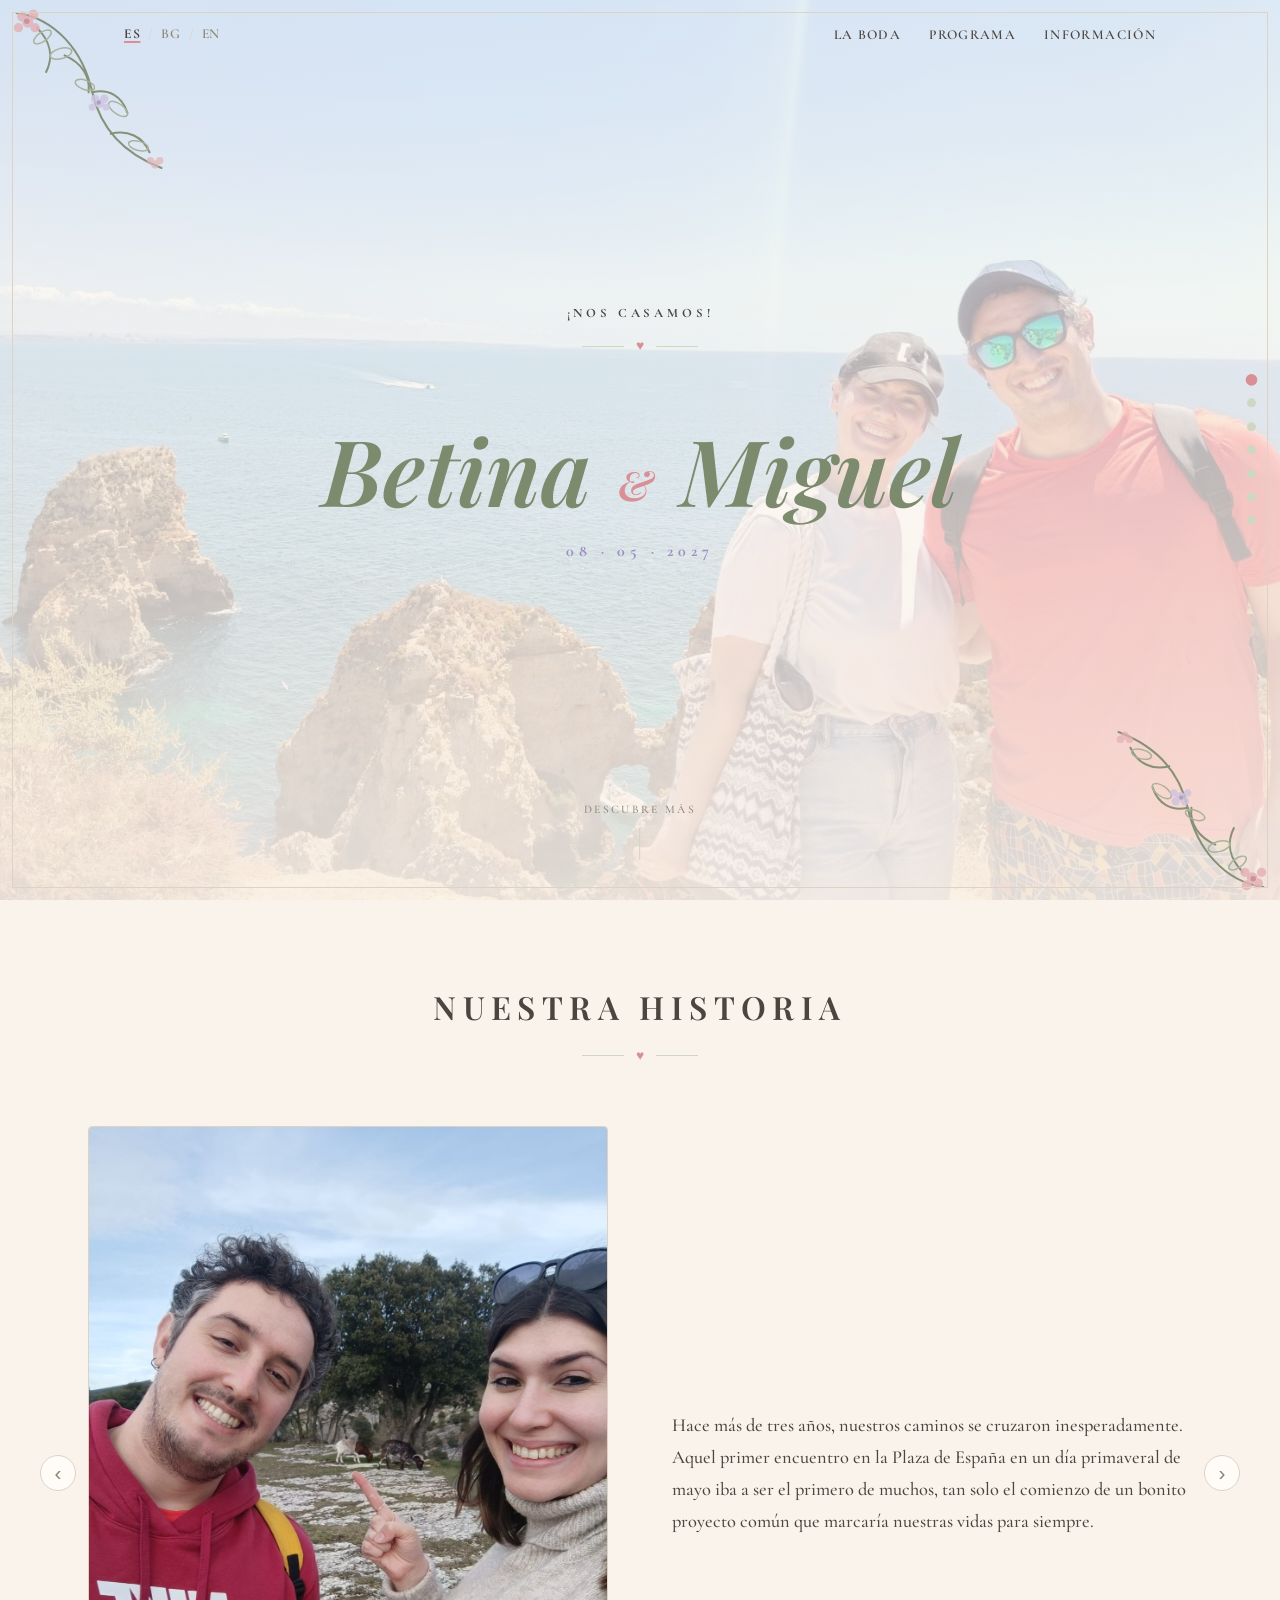
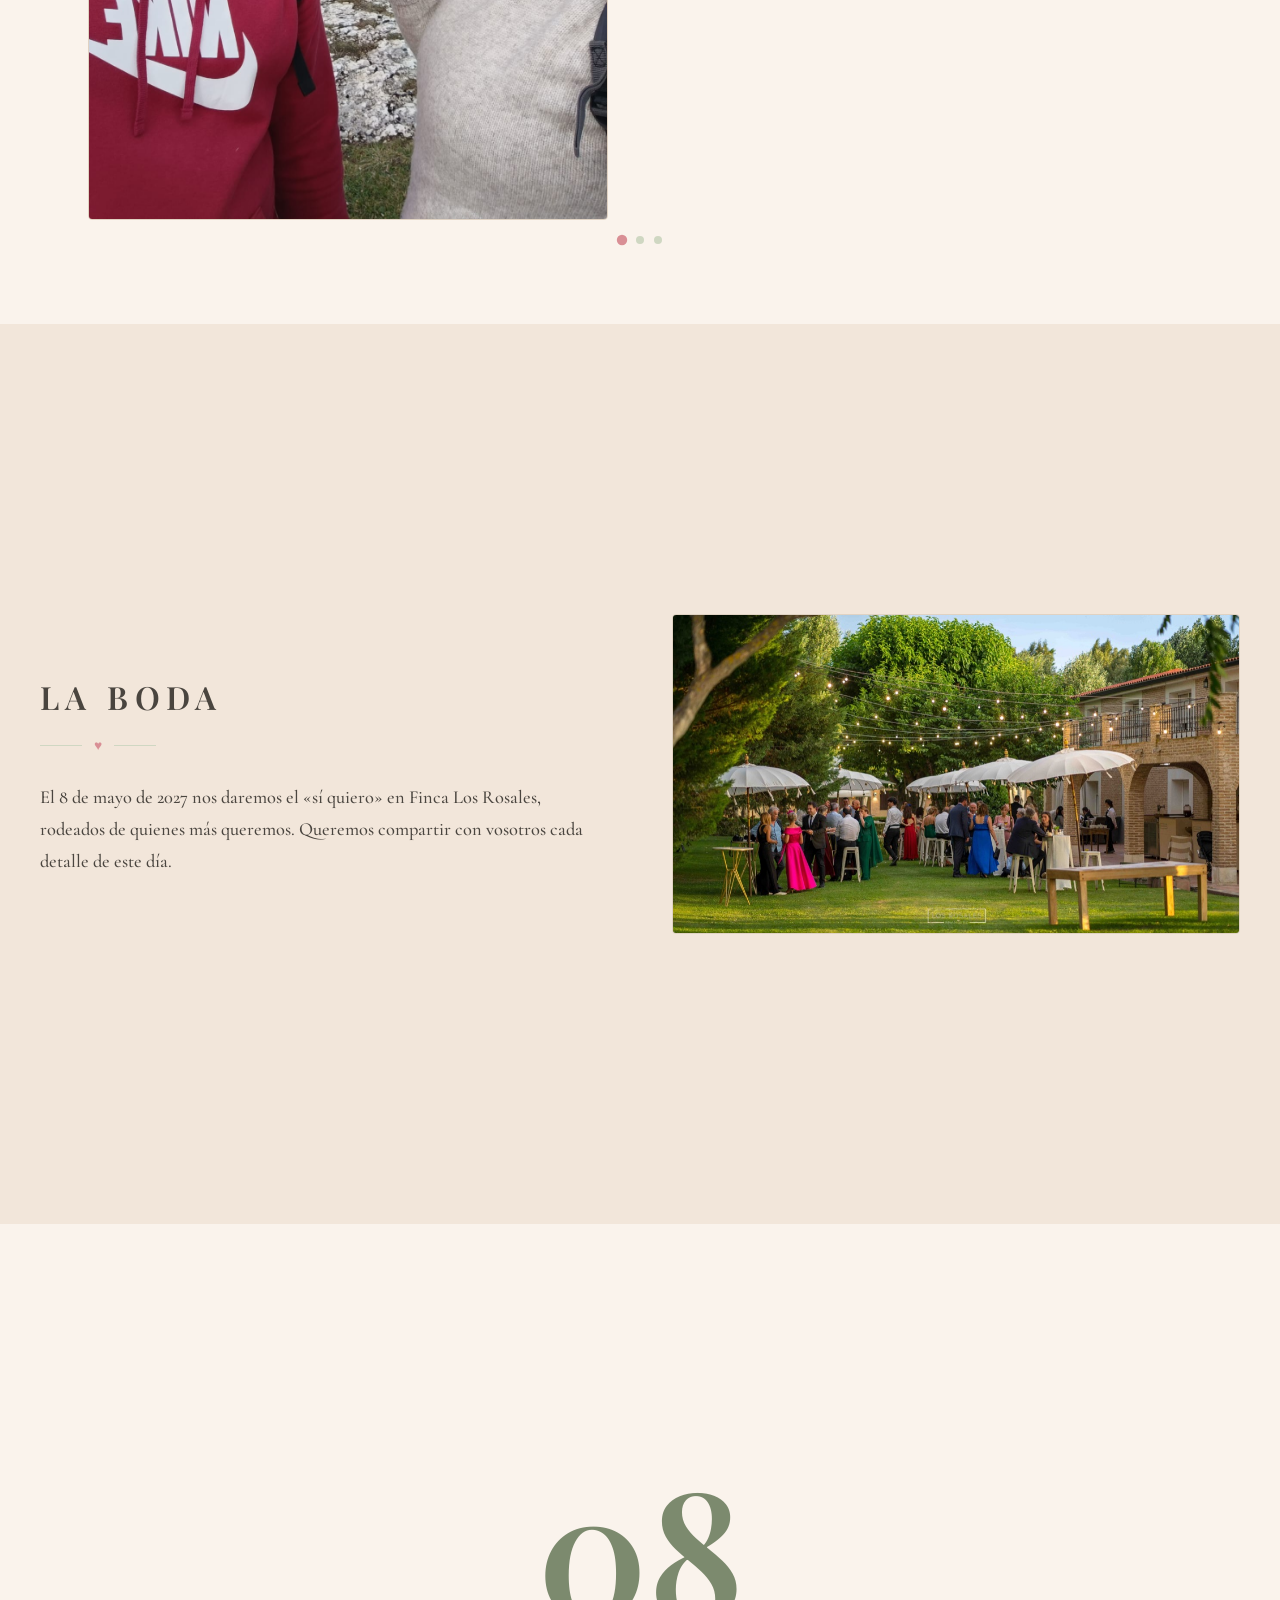
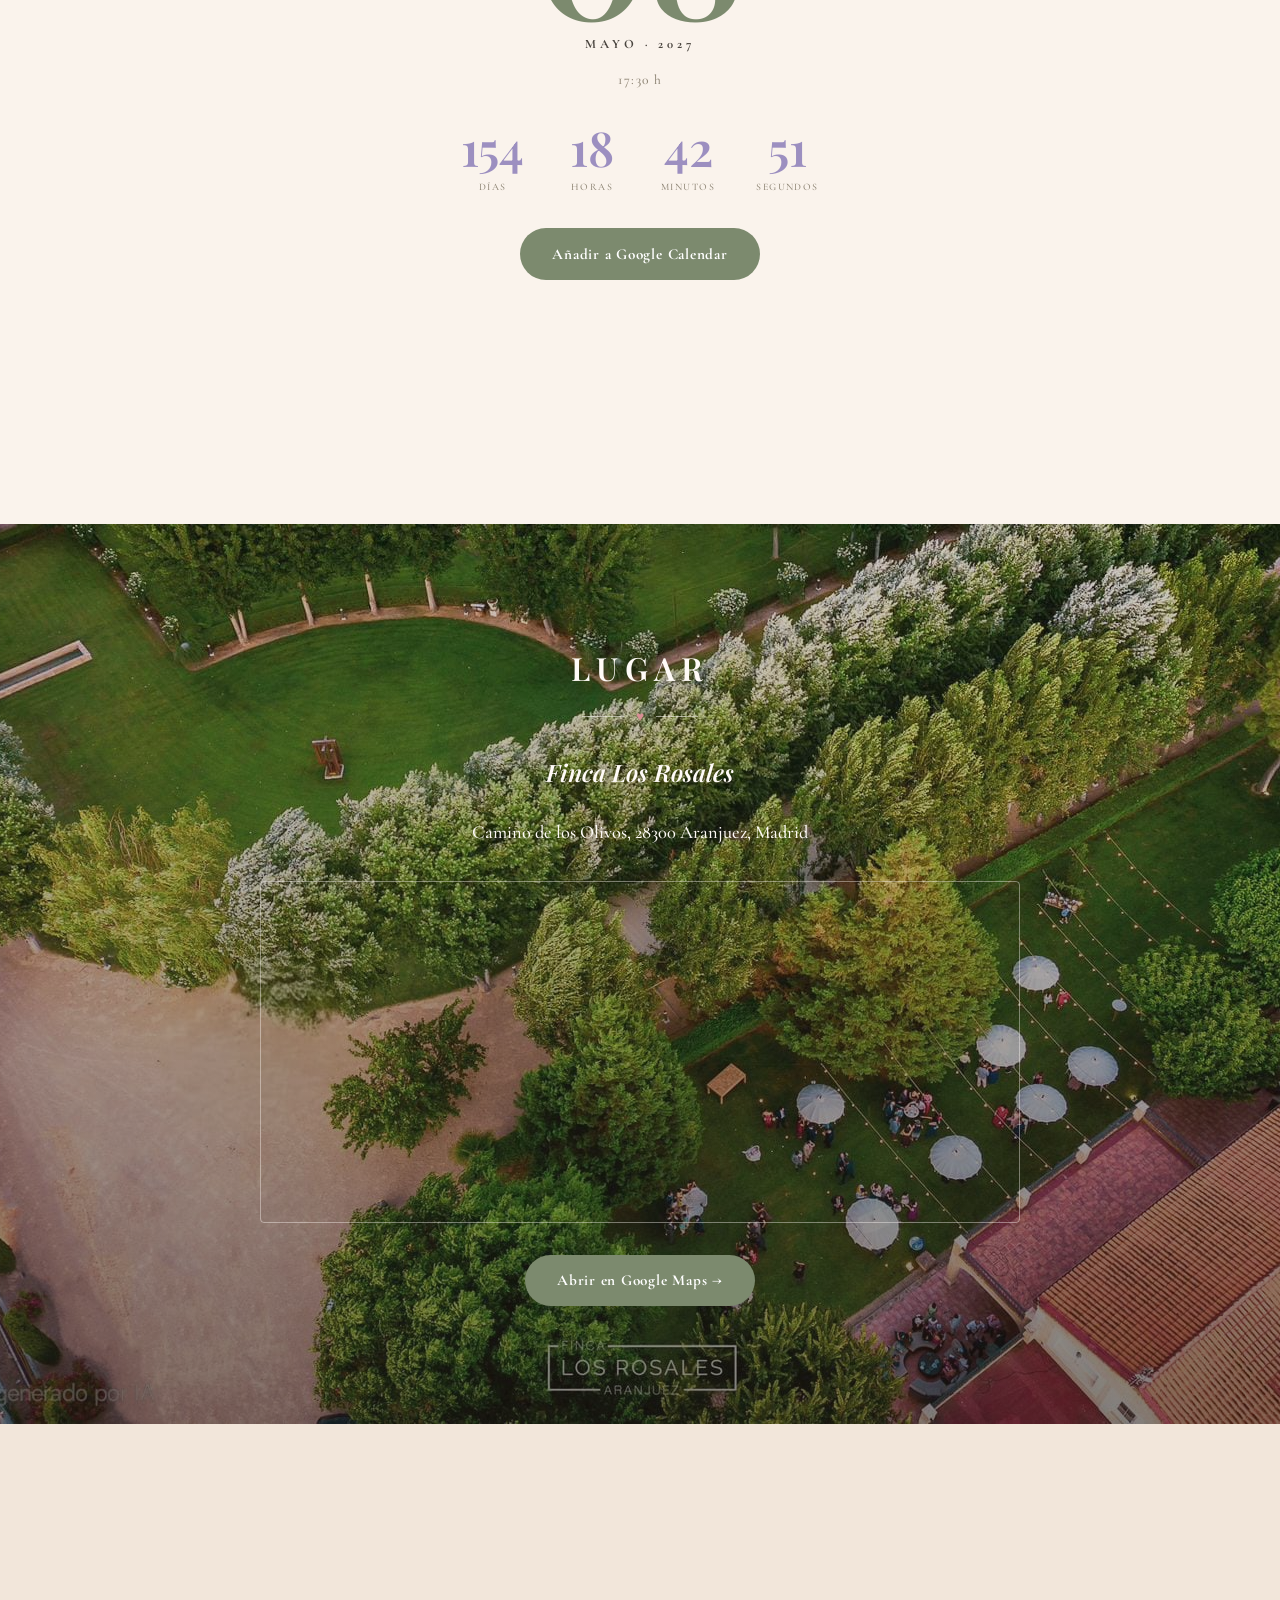
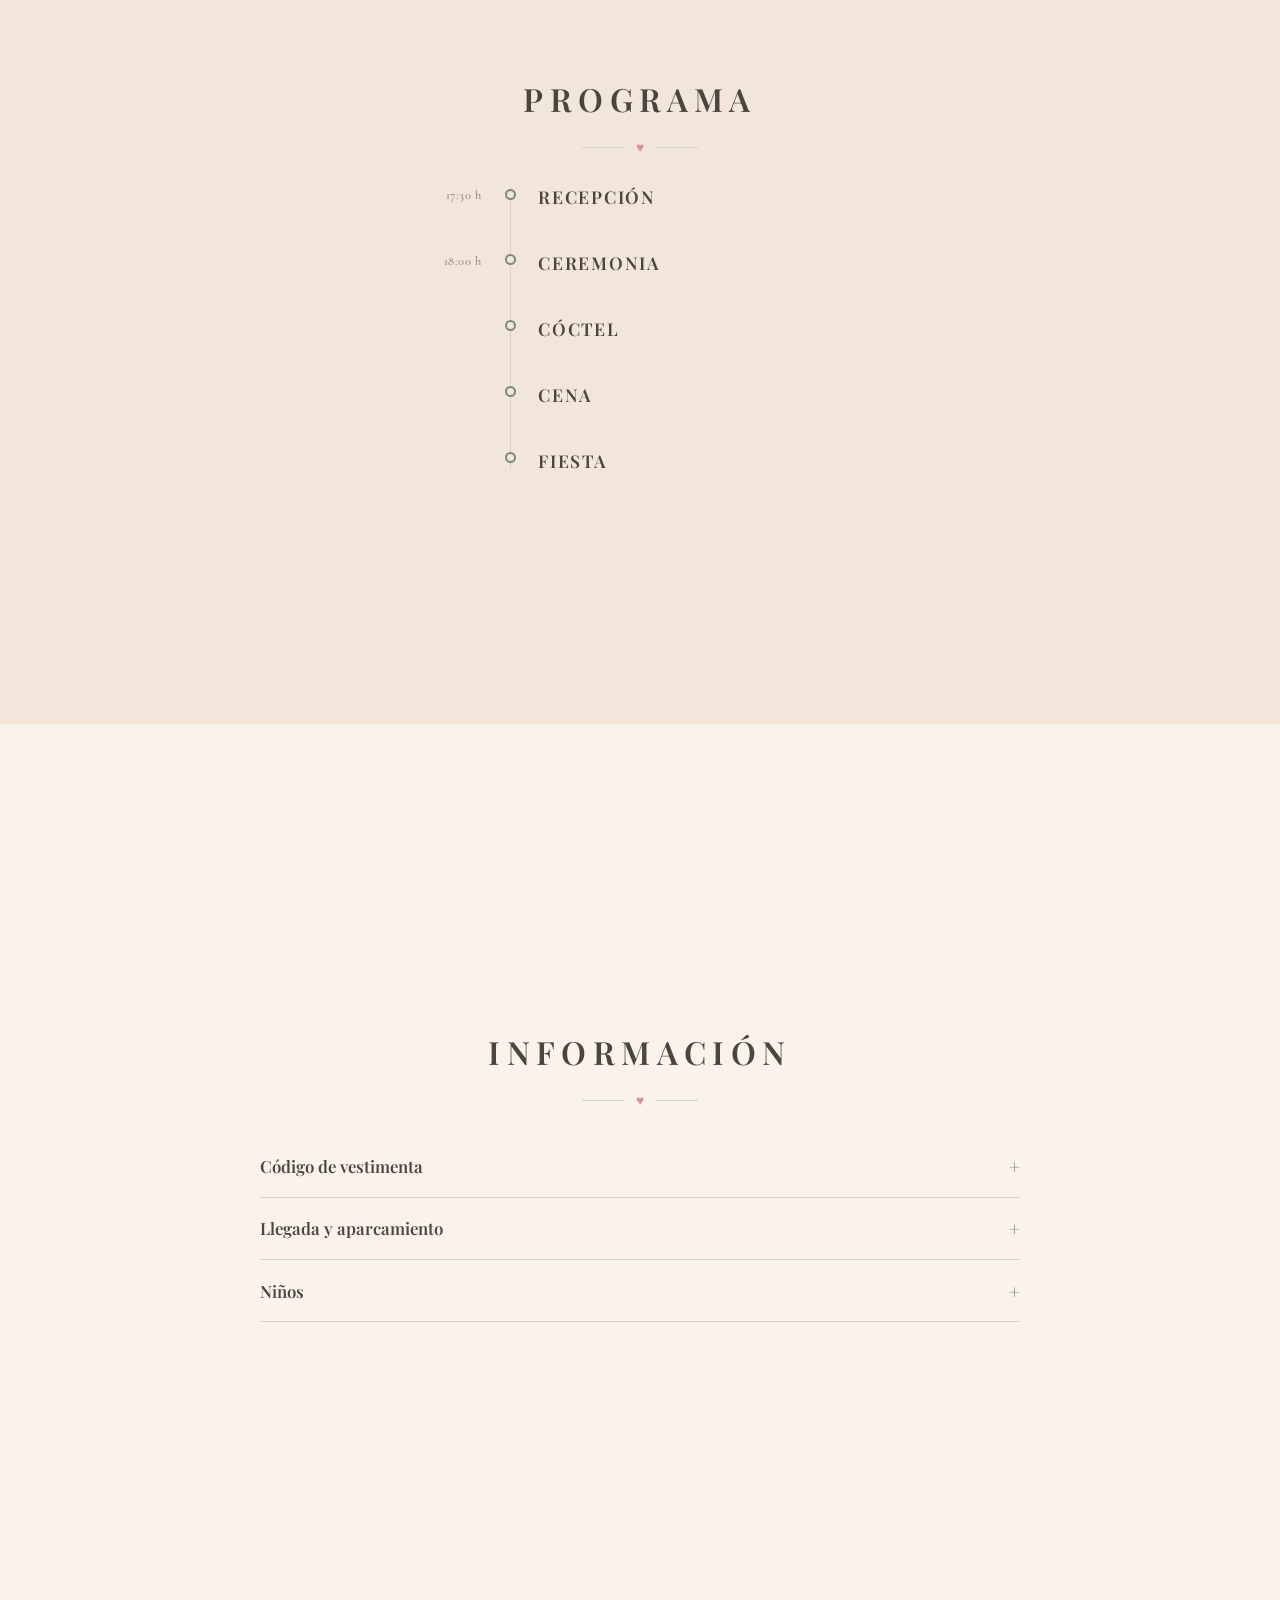
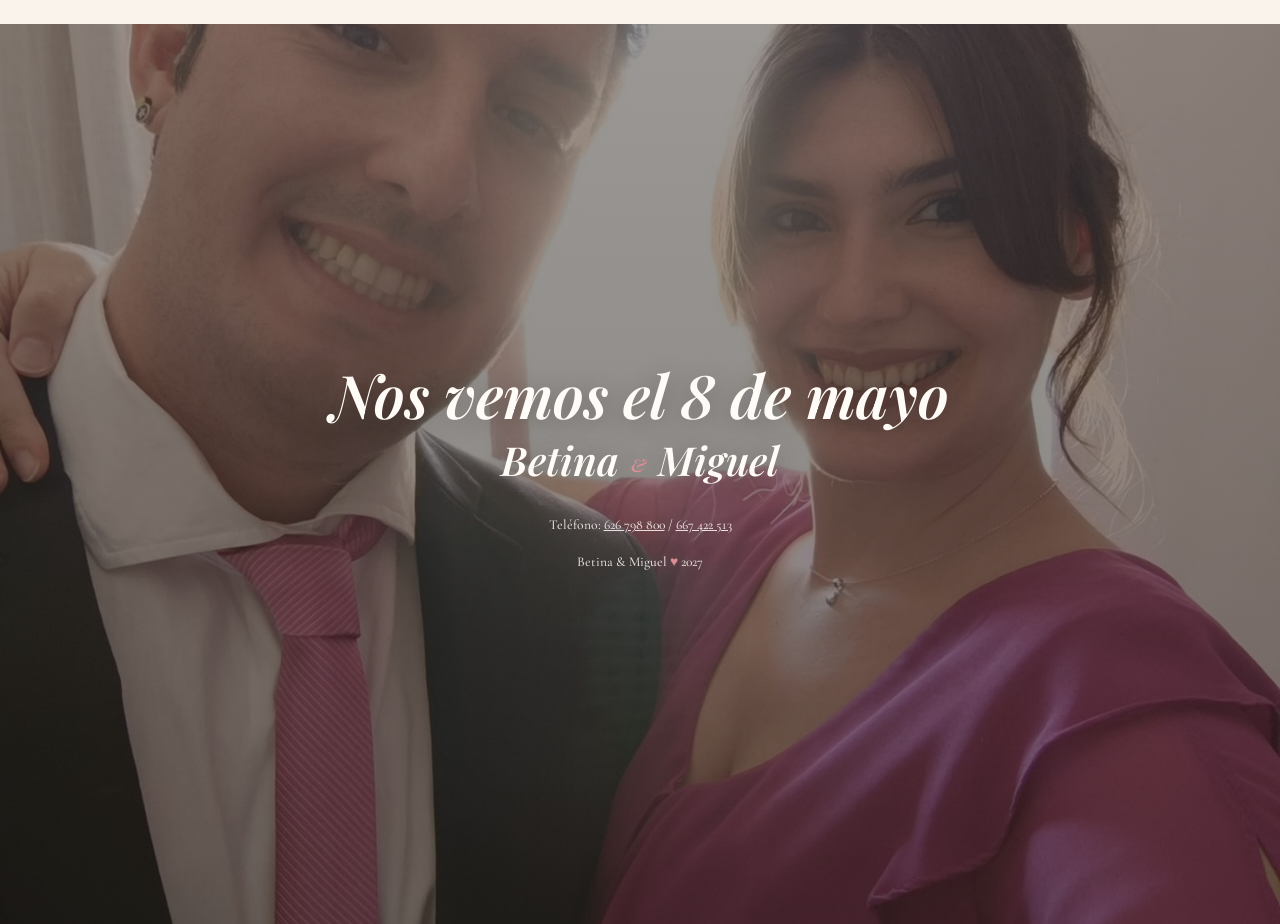
<file: index.html>
<!doctype html>
<html lang="es" data-lang="es">
<head>
  <meta charset="UTF-8">
  <meta name="viewport" content="width=device-width, initial-scale=1.0">
  <title>Betina &amp; Miguel · 8 de mayo de 2027</title>
  <meta name="description" content="Betina & Miguel se casan el 8 de mayo de 2027 en Finca Los Rosales, Aranjuez.">

  <meta property="og:title" content="Betina & Miguel — Nuestra Boda">
  <meta property="og:description" content="8 de mayo de 2027 · Finca Los Rosales, Aranjuez, Madrid">
  <meta property="og:image" content="https://bodabetinamiguel.dpdns.org/assets/img/og-image.jpg">
  <meta property="og:type" content="website">
  <meta property="og:url" content="https://bodabetinamiguel.dpdns.org">
  <meta name="twitter:card" content="summary_large_image">

  <link rel="icon" href="data:image/svg+xml,%3Csvg xmlns='http://www.w3.org/2000/svg' viewBox='0 0 32 32'%3E%3Ctext x='50%25' y='50%25' font-size='26' text-anchor='middle' dominant-baseline='central'%3E%F0%9F%8C%B8%3C/text%3E%3C/svg%3E">

  <link rel="preconnect" href="https://fonts.googleapis.com">
  <link rel="preconnect" href="https://fonts.gstatic.com" crossorigin>
  <link href="https://fonts.googleapis.com/css2?family=Playfair+Display:ital,wght@0,500;0,600;0,700;1,500;1,600;1,700&family=Cormorant+Garamond:ital,wght@0,400;0,500;0,600;0,700;1,500&display=swap" rel="stylesheet">

  <link rel="stylesheet" href="assets/css/styles.css">
</head>
<body>

  <header class="site-header" id="siteHeader">
    <nav class="site-nav">
      <div class="lang-toggle" role="group" aria-label="Language">
        <button type="button" data-lang-btn="es" class="active">ES</button>
        <span class="lang-divider">/</span>
        <button type="button" data-lang-btn="bg">BG</button>
        <span class="lang-divider">/</span>
        <button type="button" data-lang-btn="en">EN</button>
      </div>
      <ul class="nav-links">
        <li><a href="#wedding" data-i18n="nav.event">La Boda</a></li>
        <li><a href="#schedule" data-i18n="nav.schedule">Programa</a></li>
        <li><a href="#information" data-i18n="nav.info">Información</a></li>
      </ul>
    </nav>
  </header>

  <nav class="dot-nav" aria-label="Section navigation">
    <a href="#hero" data-dot="hero" class="active" aria-label="Inicio"></a>
    <a href="#wedding" data-dot="wedding" aria-label="La Boda"></a>
    <a href="#date" data-dot="date" aria-label="Fecha"></a>
    <a href="#venue" data-dot="venue" aria-label="Lugar"></a>
    <a href="#schedule" data-dot="schedule" aria-label="Programa"></a>
    <a href="#information" data-dot="information" aria-label="Información"></a>
    <a href="#closing" data-dot="closing" aria-label="Cierre"></a>
  </nav>

  <main class="scroll-container">

    <section class="hero snap-section" id="hero">
      <div class="section-bg" style="background-image: url('assets/img/hero-bg-photo.jpg'); background-position: 85% center"></div>
      <img class="floral-corner floral-corner--tl" src="assets/img/floral-corner-placeholder.svg" alt="" loading="lazy">
      <img class="floral-corner floral-corner--br" src="assets/img/floral-corner-placeholder.svg" alt="" loading="lazy">
      <div class="hero-metadata reveal">
        <p class="eyebrow" data-i18n="heroSubtitle">¡Nos casamos!</p>
        <div class="flourish"><span class="flourish-heart">♥</span></div>
      </div>
      <div class="hero-title reveal">
        <h1 class="couple-names">Betina <span class="amp">&amp;</span> Miguel</h1>
        <p class="hero-date">08 · 05 · 2027</p>
      </div>
      <a href="#intro" class="scroll-cue" data-i18n="scrollCue">Descubre más</a>
    </section>

    <section class="section intro-section snap-section" id="intro">
      <div class="section-inner--wide reveal">
        <h2 data-i18n="intro.eyebrow">Nuestra historia</h2>
        <div class="flourish"><span class="flourish-heart">♥</span></div>
        <div class="intro-carousel-wrap">
          <button type="button" class="intro-nav-btn intro-nav-prev" aria-label="Previous">‹</button>
          <div class="intro-carousel" id="introCarousel">
            <div class="intro-slide">
              <img class="intro-slide-photo" src="assets/img/intro-photo-2.jpg" alt="Betina y Miguel de excursión en el campo" loading="lazy">
              <p class="body intro-slide-text" data-i18n="intro.steps.0">Hace más de tres años, nuestros caminos se cruzaron inesperadamente.</p>
            </div>
            <div class="intro-slide">
              <div class="intro-mosaic">
                <img class="intro-mosaic-main" src="assets/img/intro-photo-main.jpg" alt="Betina y Miguel en un mirador junto a un arco de flores" loading="lazy">
                <div class="intro-mosaic-secondary">
                  <img src="assets/img/intro-photo-3.jpg" alt="Betina y Miguel junto a un río en el bosque" loading="lazy">
                  <img src="assets/img/rsvp-bg-photo.jpg" alt="Betina y Miguel juntos" loading="lazy">
                </div>
              </div>
              <p class="body intro-slide-text" data-i18n="intro.steps.1">Hemos compartido tantos momentos, historias, viajes e inquietudes.</p>
            </div>
            <div class="intro-slide">
              <img class="intro-slide-photo intro-slide-photo--top" src="assets/img/Londres.jpg" alt="Betina y Miguel en Londres" loading="lazy">
              <p class="body intro-slide-text" data-i18n="intro.steps.2">Ahora, ha llegado el momento de darnos el «sí quiero».</p>
            </div>
          </div>
          <button type="button" class="intro-nav-btn intro-nav-next" aria-label="Next">›</button>
        </div>
        <div class="intro-dots" id="introDots"></div>
      </div>
    </section>

    <section class="section wedding-section alt snap-section" id="wedding">
      <div class="section-inner--wide wedding-layout reveal">
        <div class="wedding-copy">
          <h2 data-i18n="eventTitle">La Boda</h2>
          <div class="flourish flourish--left"><span class="flourish-heart">♥</span></div>
          <p class="body" data-i18n="weddingText">El 8 de mayo de 2027 nos daremos el «sí quiero» en Finca Los Rosales, rodeados de quienes más queremos. Queremos compartir con vosotros cada detalle de este día.</p>
        </div>
        <img class="wedding-photo" src="assets/img/venue-aerial-photo.jpg" alt="Recepción al aire libre en Finca Los Rosales" width="1000" height="562" loading="lazy">
      </div>
    </section>

    <section class="section date-section snap-section" id="date">
      <div class="section-inner reveal">
        <p class="display-xl date-big-day" data-i18n="dateBig.day">08</p>
        <p class="eyebrow date-big-month" data-i18n="dateBig.monthYear">Mayo · 2027</p>
        <p class="caption date-big-time" data-i18n="time">17:30 h</p>
        <div class="countdown-tiles" id="countdownTiles">
          <div class="tile">
            <span class="tile-value" id="cdDays">0</span>
            <span class="tile-label" data-i18n="countdownLabels.days">Días</span>
          </div>
          <div class="tile">
            <span class="tile-value" id="cdHours">00</span>
            <span class="tile-label" data-i18n="countdownLabels.hours">Horas</span>
          </div>
          <div class="tile">
            <span class="tile-value" id="cdMinutes">00</span>
            <span class="tile-label" data-i18n="countdownLabels.minutes">Minutos</span>
          </div>
          <div class="tile">
            <span class="tile-value" id="cdSeconds">00</span>
            <span class="tile-label" data-i18n="countdownLabels.seconds">Segundos</span>
          </div>
        </div>
        <a class="map-cta calendar-cta" id="addToCalendarBtn" data-i18n="addToCalendar"
           href="https://calendar.google.com/calendar/render?action=TEMPLATE&amp;text=Betina+%26+Miguel&amp;dates=20270508T173000%2F20270508T230000&amp;ctz=Europe%2FMadrid&amp;details=El+8+de+mayo+de+2027+nos+daremos+el+%C2%ABs%C3%AD+quiero%C2%BB+en+Finca+Los+Rosales%2C+rodeados+de+quienes+m%C3%A1s+queremos.&amp;location=Finca+Los+Rosales%2C+Camino+de+los+Olivos%2C+28300+Aranjuez%2C+Madrid"
           target="_blank" rel="noopener">Añadir a Google Calendar</a>
      </div>
    </section>

    <section class="section venue-section snap-section" id="venue">
      <div class="section-bg" style="background-image: url('assets/img/venue-hero-photo.jpg')"></div>
      <div class="section-inner reveal">
        <h2 data-i18n="venueLabel">Lugar</h2>
        <div class="flourish"><span class="flourish-heart">♥</span></div>
        <p class="venue-script" data-i18n="venueName">Finca Los Rosales</p>
        <p class="body" data-i18n="venueAddress">Camino de los Olivos, 28300 Aranjuez, Madrid</p>
        <div class="map-embed">
          <iframe title="Mapa" loading="lazy" referrerpolicy="no-referrer-when-downgrade"
                  src="https://www.google.com/maps?q=Finca+Los+Rosales+Camino+de+los+Olivos+28300+Aranjuez+Madrid&output=embed"></iframe>
        </div>
        <a class="map-cta" data-i18n="mapLink"
           href="https://www.google.com/maps/search/?api=1&query=Finca+Los+Rosales+Camino+de+los+Olivos+28300+Aranjuez+Madrid"
           target="_blank" rel="noopener">Abrir en Google Maps →</a>
      </div>
    </section>

    <section class="section schedule-section alt snap-section" id="schedule">
      <div class="section-inner reveal">
        <h2 data-i18n="scheduleTitle">Programa</h2>
        <div class="flourish"><span class="flourish-heart">♥</span></div>
        <div class="timeline" id="scheduleList"></div>
      </div>
    </section>

    <section class="section information-section snap-section" id="information">
      <div class="section-inner reveal">
        <h2 data-i18n="information.title">Información</h2>
        <div class="flourish"><span class="flourish-heart">♥</span></div>
        <div class="accordion" id="informationList"></div>
      </div>
    </section>

    <section class="closing snap-section" id="closing">
      <div class="section-bg" style="background-image: url('assets/img/closing-bg-photo.jpg'); background-position: center 12%"></div>
      <div class="section-inner reveal">
        <p class="display-lg closing-title" data-i18n="closing.title">Nos vemos el 8 de mayo</p>
        <h2 class="couple-names couple-names--small">Betina <span class="amp">&amp;</span> Miguel</h2>
        <footer class="site-footer">
          <p><span data-i18n="contactPhoneLabel">Teléfono</span>: <a href="tel:+34626798800">626 798 800</a> / <a href="tel:+34667422513">667 422 513</a></p>
          <p>Betina &amp; Miguel <span class="tiny-heart">♥</span> 2027</p>
        </footer>
      </div>
    </section>

  </main>

  <script src="assets/js/content.js"></script>
  <script src="assets/js/common.js"></script>
  <script src="assets/js/home.js"></script>
</body>
</html>
</file>
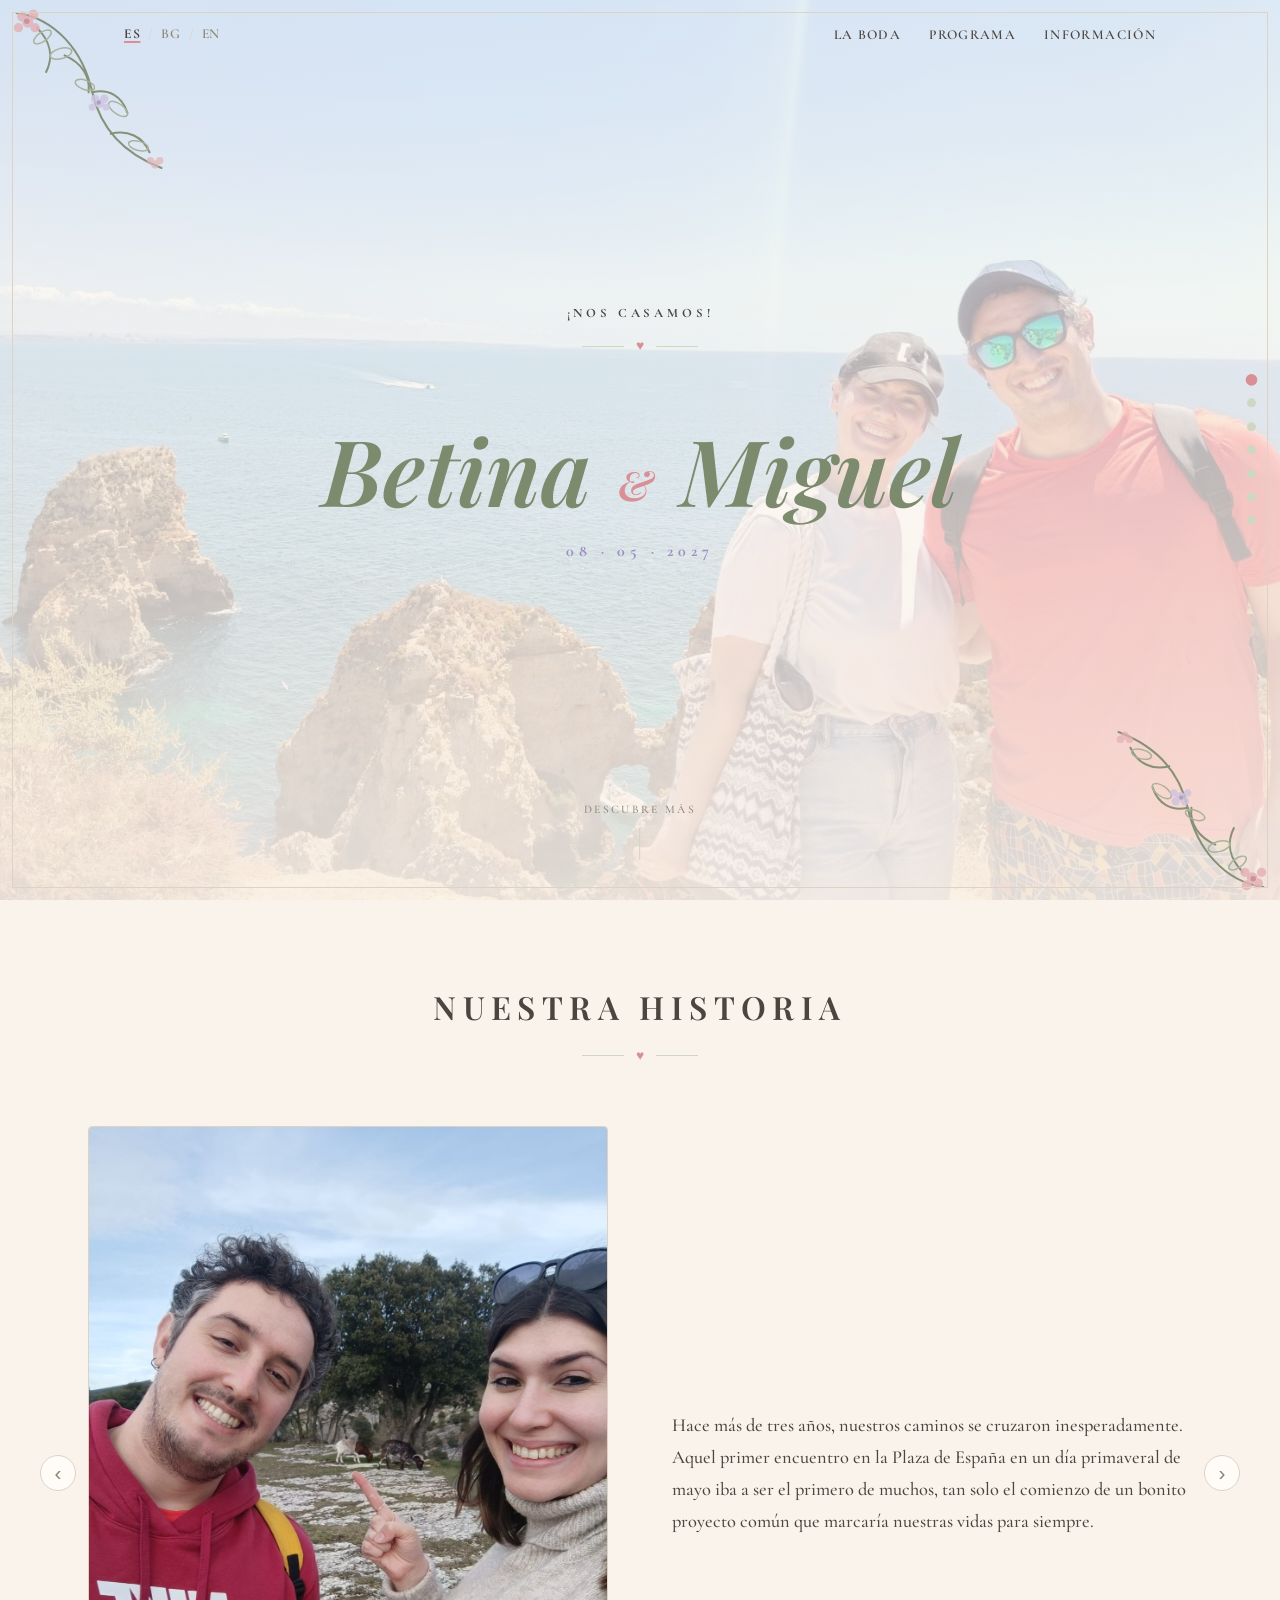
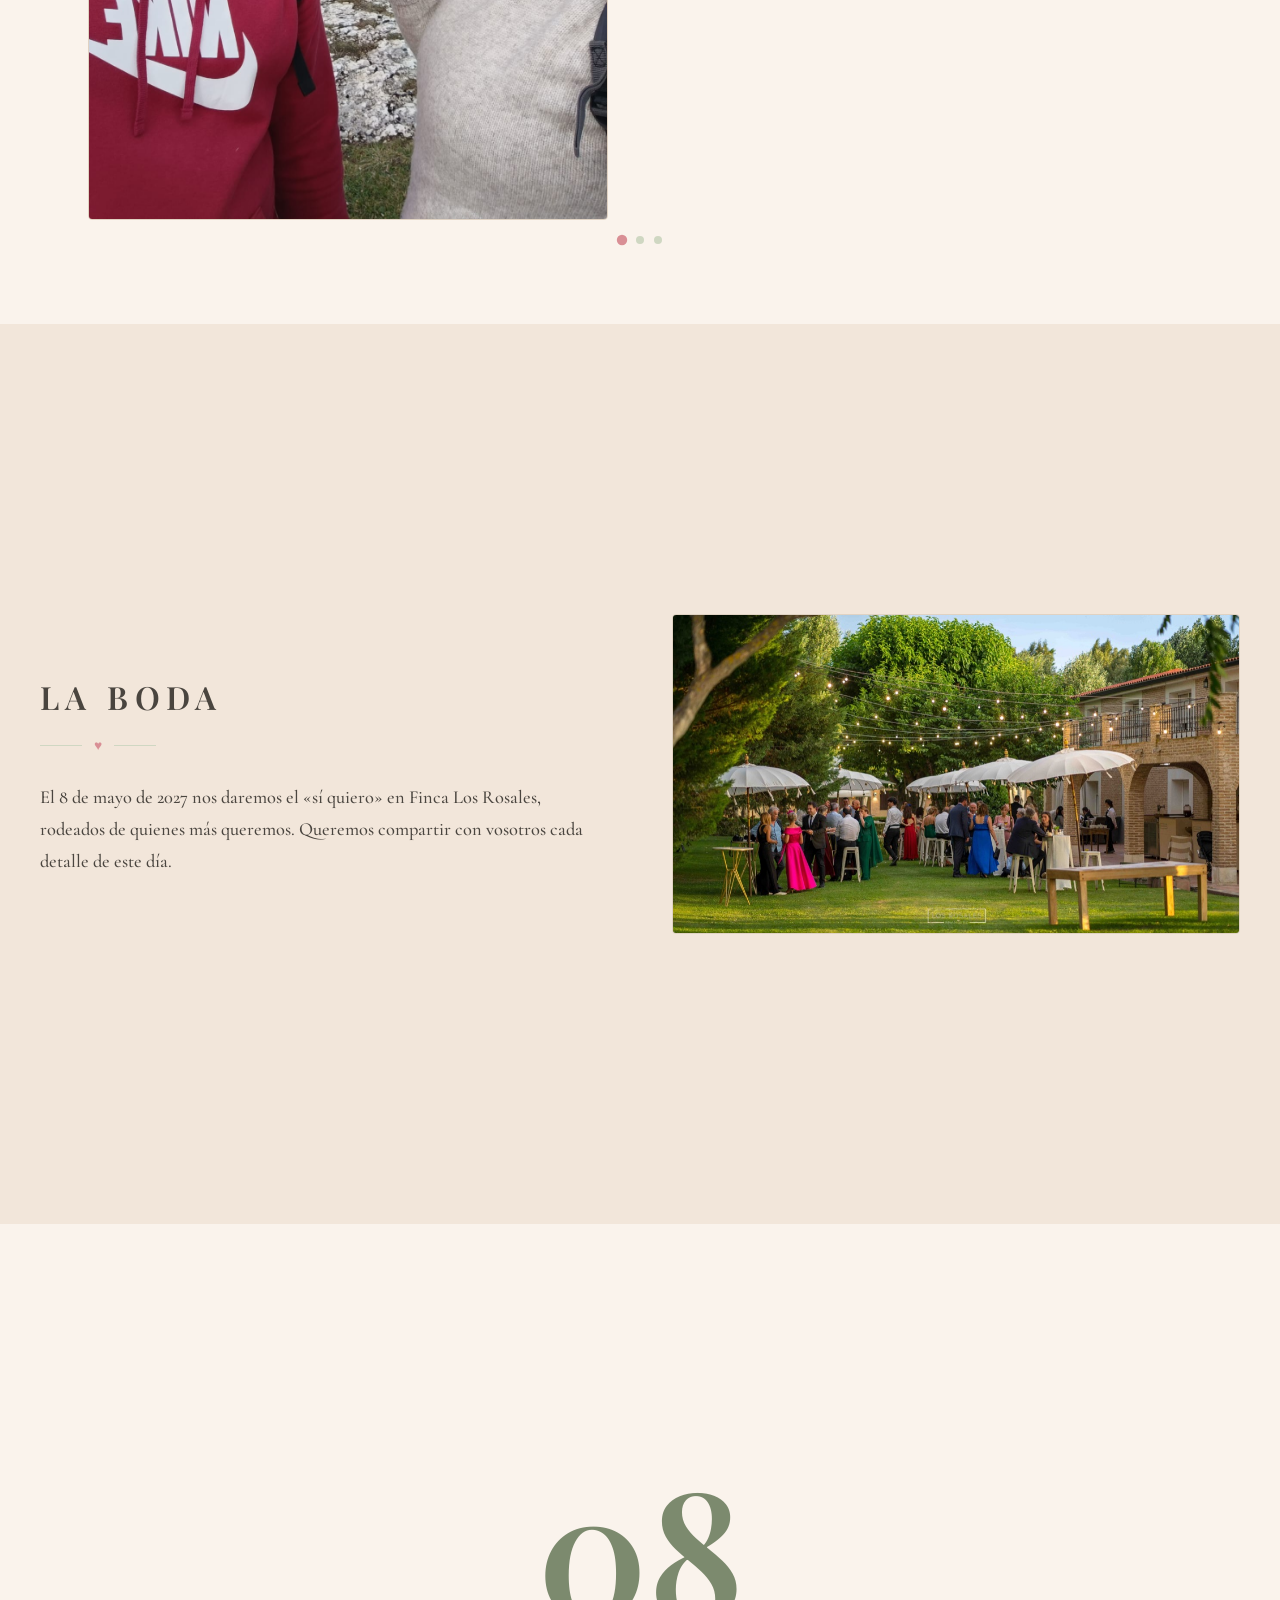
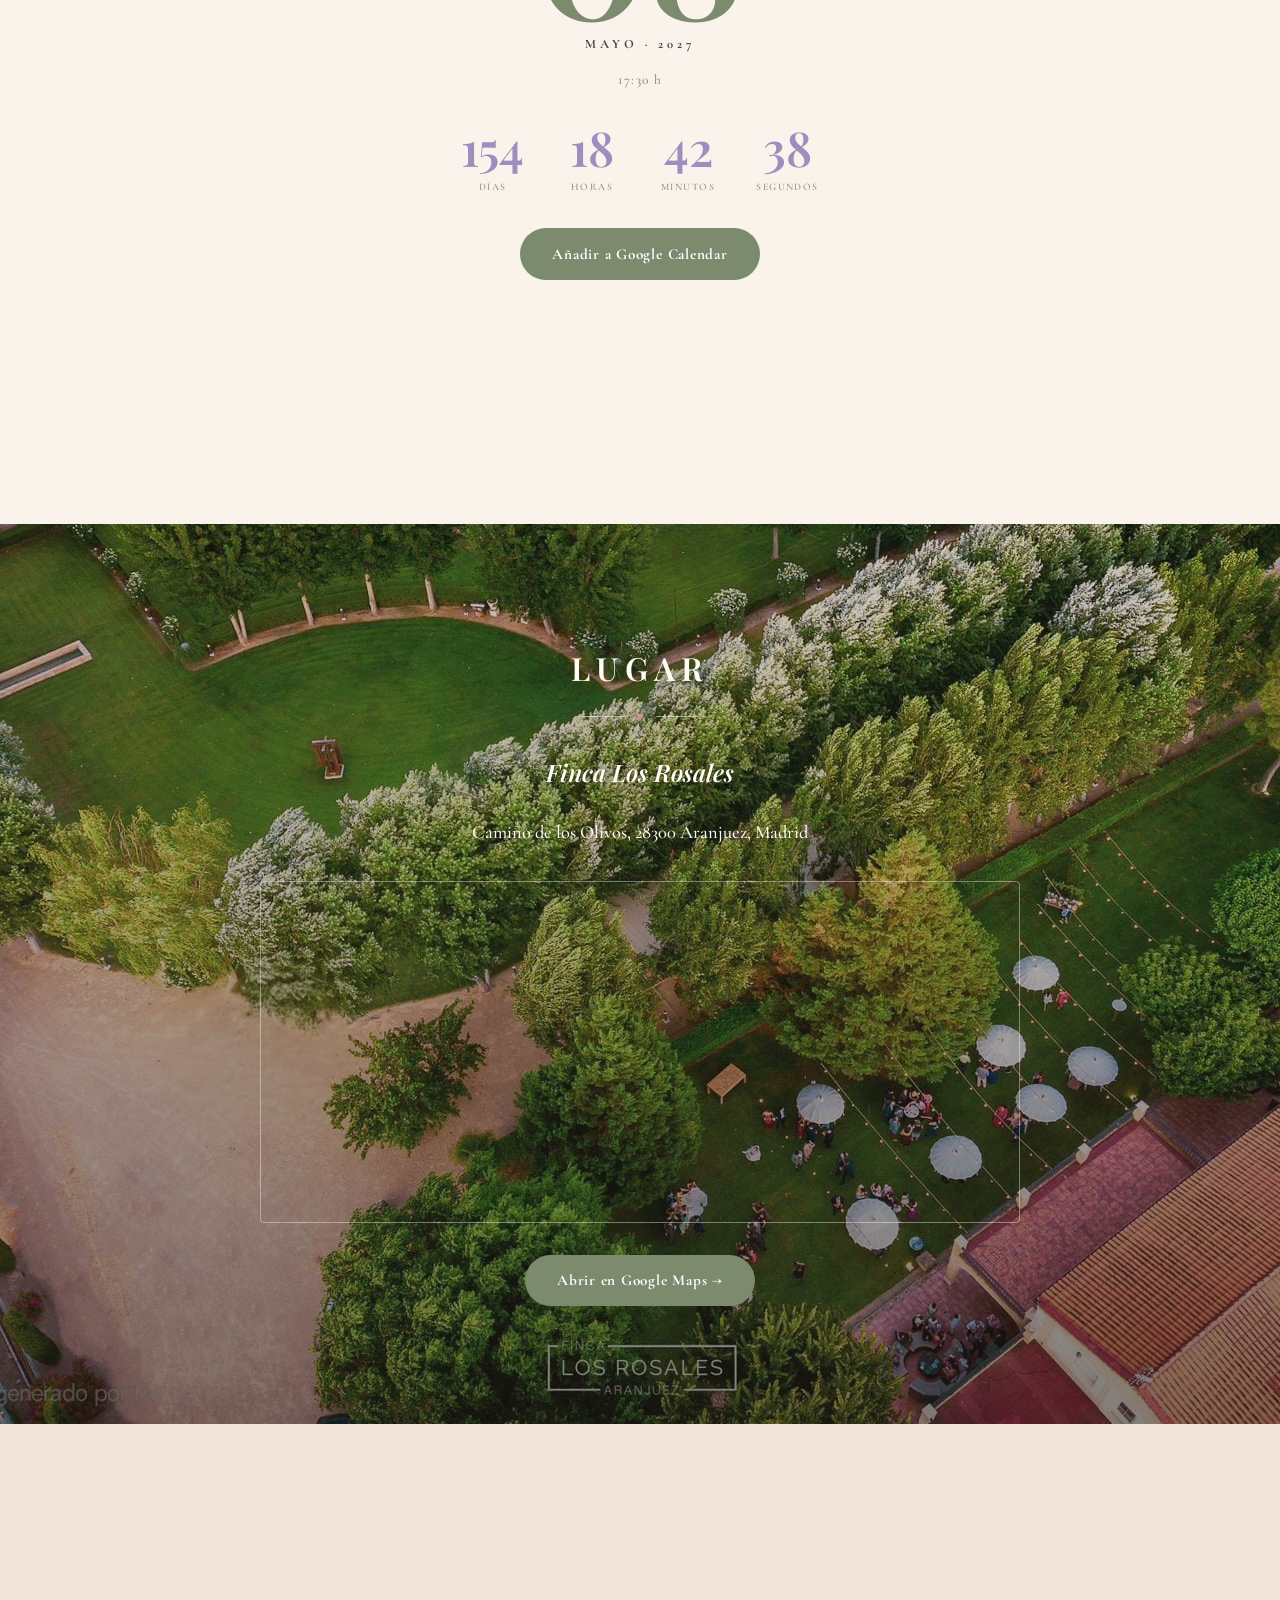
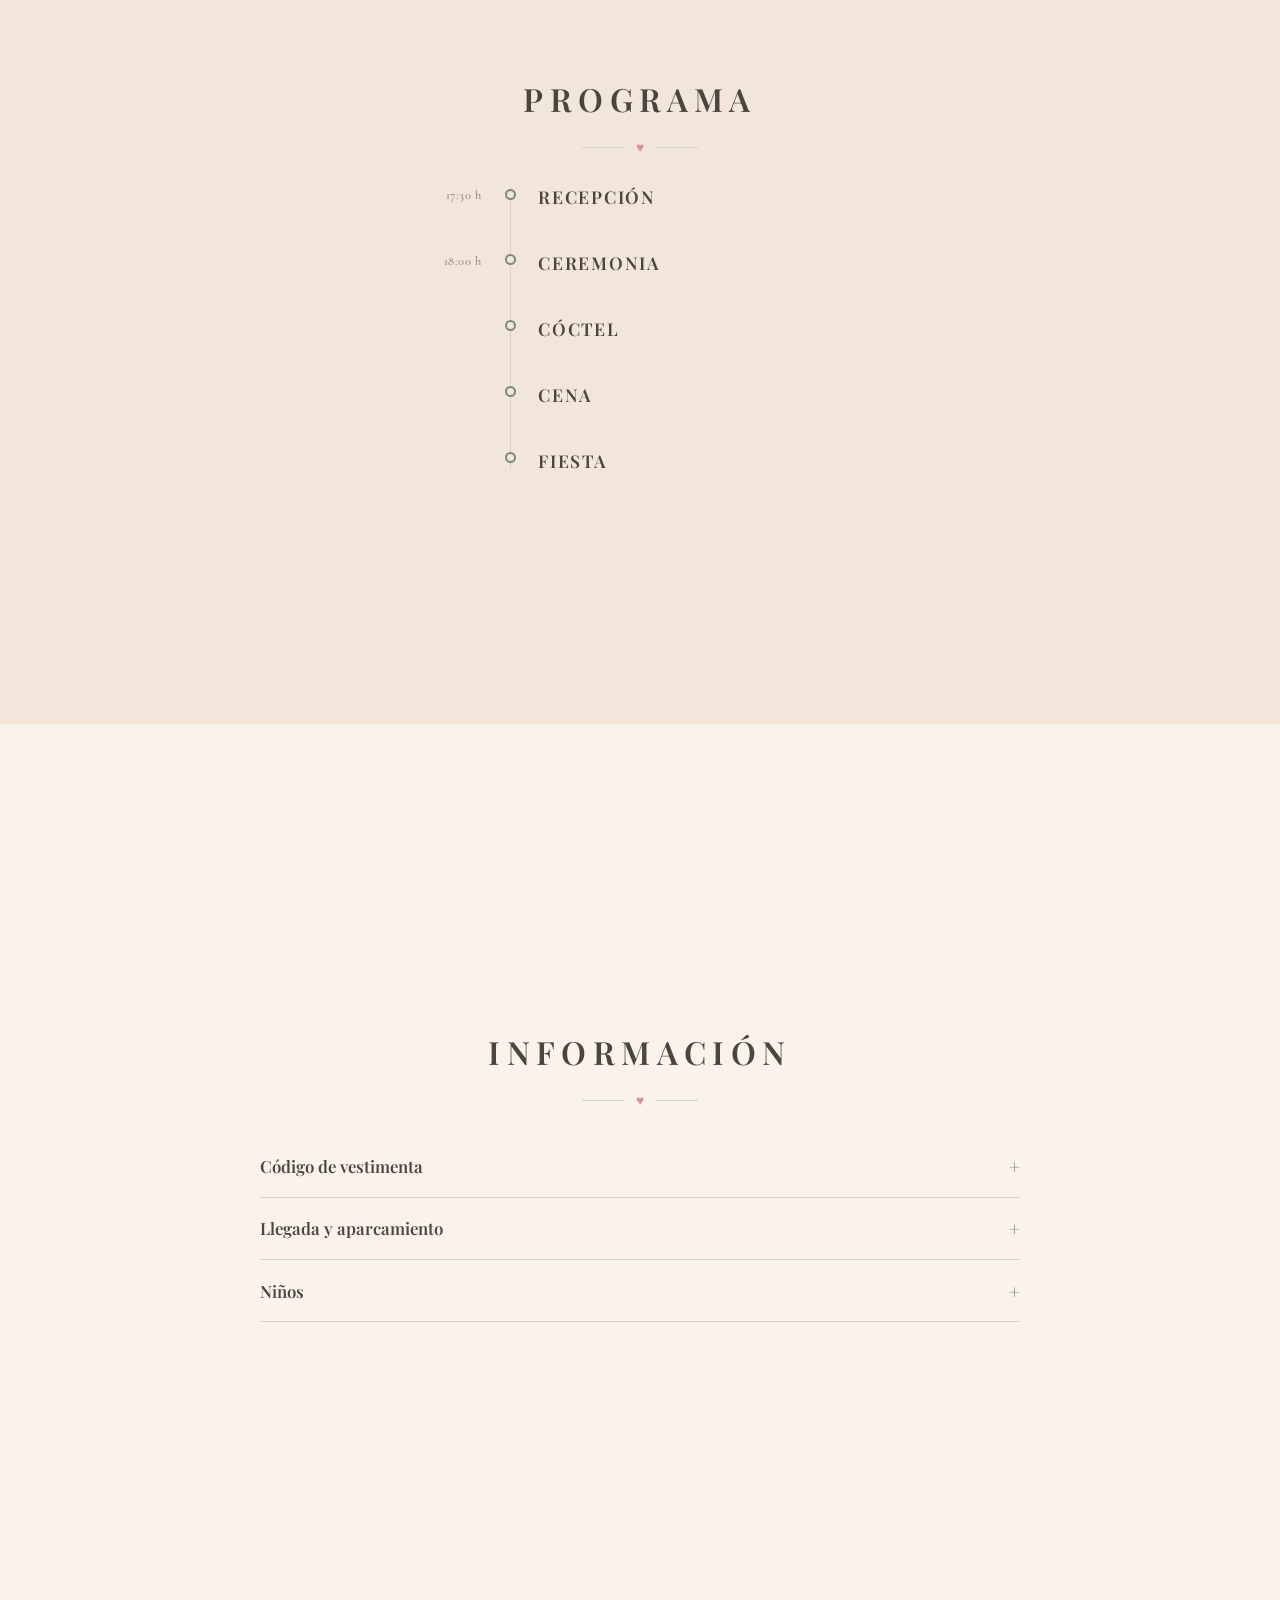
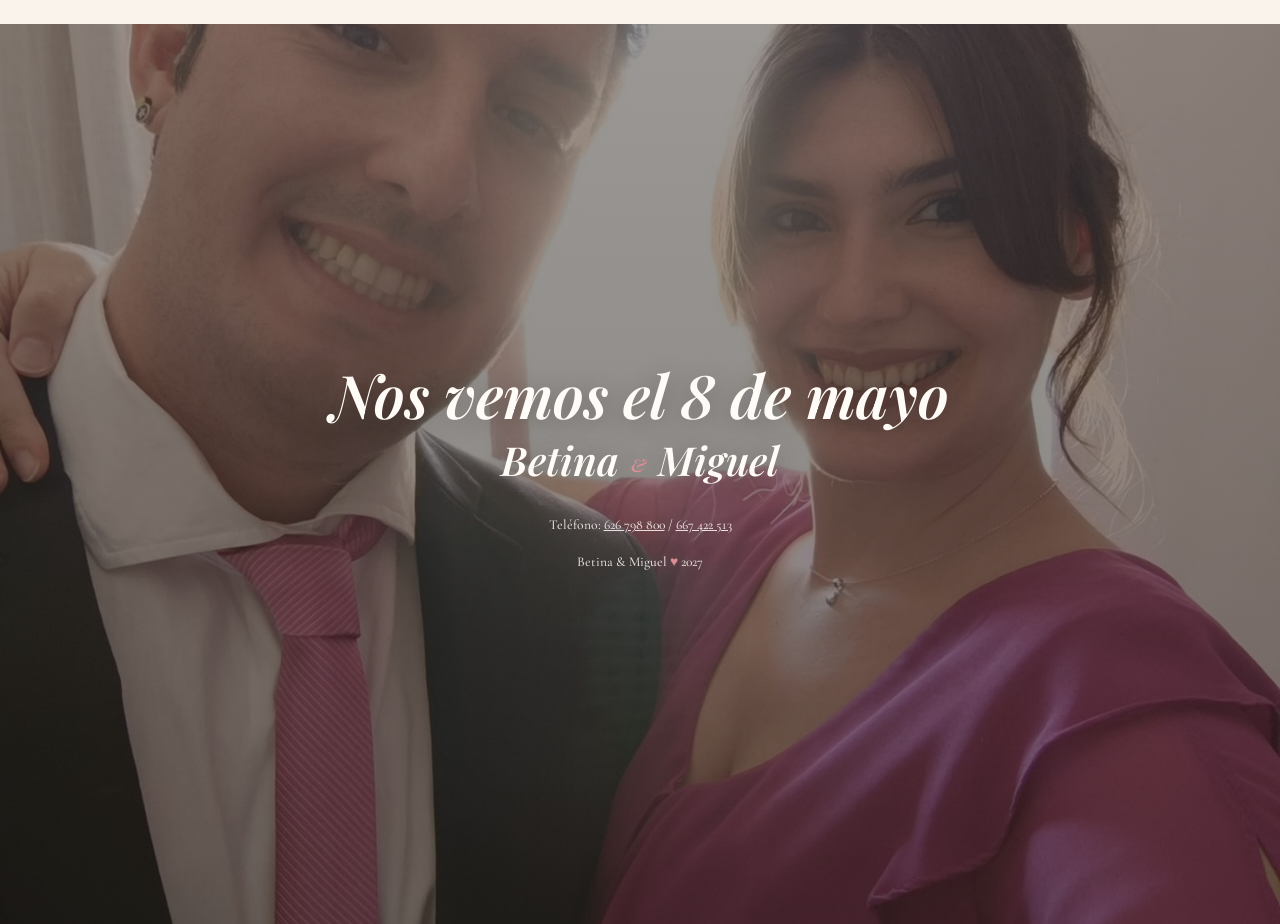
<file: rsvp.html>
<!doctype html>
<html lang="es" data-lang="es">
<head>
  <meta charset="UTF-8">
  <meta name="viewport" content="width=device-width, initial-scale=1.0">
  <title>RSVP · Betina &amp; Miguel</title>
  <meta name="robots" content="noindex">

  <link rel="icon" href="data:image/svg+xml,%3Csvg xmlns='http://www.w3.org/2000/svg' viewBox='0 0 32 32'%3E%3Ctext x='50%25' y='50%25' font-size='26' text-anchor='middle' dominant-baseline='central'%3E%F0%9F%8C%B8%3C/text%3E%3C/svg%3E">

  <link rel="preconnect" href="https://fonts.googleapis.com">
  <link rel="preconnect" href="https://fonts.gstatic.com" crossorigin>
  <link href="https://fonts.googleapis.com/css2?family=Playfair+Display:ital,wght@0,500;0,600;0,700;1,500;1,600;1,700&family=Cormorant+Garamond:ital,wght@0,400;0,500;0,600;0,700;1,500&display=swap" rel="stylesheet">

  <link rel="stylesheet" href="assets/css/styles.css">
</head>
<body>

  <header class="site-header scrolled" id="siteHeader">
    <nav class="site-nav">
      <a class="back-home" href="index.html">← <span data-i18n="backHome">Volver a la web</span></a>
      <div class="lang-toggle" role="group" aria-label="Language">
        <button type="button" data-lang-btn="es" class="active">ES</button>
        <span class="lang-divider">/</span>
        <button type="button" data-lang-btn="bg">BG</button>
        <span class="lang-divider">/</span>
        <button type="button" data-lang-btn="en">EN</button>
      </div>
    </nav>
  </header>

  <main class="rsvp-page">
    <section class="section rsvp-section">
      <div class="section-bg" style="background-image: url('assets/img/rsvp-bg-photo.jpg'); background-position: 82% 15%"></div>
      <div class="section-inner reveal is-visible">
        <h2 data-i18n="rsvpTitle">Confirma tu asistencia</h2>
        <div class="flourish"><span class="flourish-heart">♥</span></div>
        <p class="rsvp-deadline" data-i18n="rsvpDeadlineNote">Por favor, confirma antes del 15 de abril de 2027</p>

        <div class="rsvp-state" id="rsvpLoading">
          <div class="spinner" aria-hidden="true"></div>
          <p data-i18n="rsvpLoading">Buscando tu invitación…</p>
        </div>

        <form id="rsvpForm" novalidate hidden>
          <p class="rsvp-greeting" id="rsvpGreeting"></p>

          <div id="guestList" class="guest-list"></div>

          <div class="hp-field" aria-hidden="true">
            <label for="website">Website</label>
            <input type="text" id="website" name="website" tabindex="-1" autocomplete="off">
          </div>

          <button type="submit" class="submit-btn" data-i18n="form.submit">Enviar confirmación</button>
          <p class="form-message" id="formMessage" role="status"></p>
        </form>

        <div class="rsvp-state" id="rsvpClosed" hidden>
          <p data-i18n="rsvpClosedNote">El plazo para confirmar asistencia ha finalizado. Si necesitas contactarnos, hazlo por teléfono.</p>
        </div>

        <div class="rsvp-state" id="rsvpSuccess" hidden>
          <p id="rsvpSuccessMessage"></p>
        </div>

        <p class="rsvp-contact-fallback">
          <span data-i18n="contactPhoneLabel">Teléfono</span>: <a href="tel:+34626798800">626 798 800</a> / <a href="tel:+34667422513">667 422 513</a>
        </p>
      </div>
    </section>
  </main>

  <script src="assets/js/content.js"></script>
  <script src="assets/js/common.js"></script>
  <script src="assets/js/rsvp.js"></script>
</body>
</html>
</file>
<file: assets/css/styles.css>
:root {
  --color-bg: #faf3ec;
  --color-bg-alt: #f2e6da;
  --color-surface: #fffbf7;
  --color-ink: #4a453f;
  --color-text-soft: #8f8676;
  --color-accent: #7c8a6e;
  --color-accent-soft: #cfd7c2;
  --color-blush: #d98f95;
  --color-lavender: #9c8fc0;
  --color-border: #e0d2c2;
  --font-heading: "Playfair Display", Georgia, serif;
  --font-body: "Cormorant Garamond", Georgia, serif;
  --max-width: 760px;
  --content-width: 1200px;
  --header-h: 4.25rem;

  --page-padding: clamp(1.25rem, 4vw, 4rem);
  --space-xs: 0.5rem;
  --space-sm: 1rem;
  --space-md: 2rem;
  --space-lg: 4rem;
  --space-xl: 8rem;

  --ease-editorial: cubic-bezier(.22, 1, .36, 1);
}

* {
  box-sizing: border-box;
}

html {
  scroll-behavior: smooth;
}

body {
  margin: 0;
  background: var(--color-bg);
  color: var(--color-ink);
  font-family: var(--font-body);
  font-size: 1.05rem;
  font-weight: 500;
  line-height: 1.7;
  -webkit-font-smoothing: antialiased;
}

/* Thin inset frame, like a printed invitation card */
body::before {
  content: "";
  position: fixed;
  inset: 12px;
  border: 1px solid var(--color-border);
  pointer-events: none;
  z-index: 5;
}

h1, h2, h3 {
  font-family: var(--font-heading);
  font-weight: 600;
  margin: 0;
}

a {
  color: var(--color-accent);
}

a:focus-visible,
button:focus-visible {
  outline: 2px solid var(--color-accent-soft);
  outline-offset: 3px;
}

/* Semantic typography scale — reuses the existing display/body serif
   pairing instead of hardcoding font-size per selector. */

.eyebrow {
  font-family: var(--font-body);
  text-transform: uppercase;
  letter-spacing: 0.3em;
  font-size: 0.8rem;
  font-weight: 700;
  color: var(--color-ink);
  margin: 0;
}

.display-xl {
  font-family: var(--font-heading);
  font-weight: 600;
  font-size: clamp(5rem, 18vw, 11rem);
  line-height: 0.9;
  color: var(--color-accent);
  margin: 0;
}

.display-lg {
  font-family: var(--font-heading);
  font-style: italic;
  font-weight: 600;
  font-size: clamp(2.25rem, 6vw, 3.75rem);
  line-height: 1.1;
  color: var(--color-ink);
  margin: 0 0 0.75rem;
}

.display-md {
  font-family: var(--font-heading);
  font-style: italic;
  font-weight: 500;
  font-size: clamp(1.5rem, 3.2vw, 2.1rem);
  line-height: 1.4;
  color: var(--color-ink);
  margin: 0;
}

.body {
  font-family: var(--font-body);
  font-size: 1.15rem;
  line-height: 1.75;
  color: var(--color-ink);
  margin: 0;
}

.caption {
  font-family: var(--font-body);
  font-size: 0.85rem;
  letter-spacing: 0.1em;
  color: var(--color-text-soft);
  margin: 0;
}

/* Flourish divider: line — heart — line */

.flourish {
  display: flex;
  align-items: center;
  justify-content: center;
  gap: 0.75rem;
  margin: 0.9rem 0 1.75rem;
}

.flourish--left {
  justify-content: flex-start;
}

.flourish::before,
.flourish::after {
  content: "";
  width: 42px;
  height: 1px;
  background: var(--color-accent-soft);
}

.flourish-heart {
  color: var(--color-blush);
  font-size: 0.85rem;
  line-height: 1;
}

/* Scroll sections */

.scroll-container {
  scroll-snap-type: y proximity;
}

.snap-section {
  scroll-snap-align: start;
  scroll-margin-top: var(--header-h);
}

.reveal {
  opacity: 0;
  transform: translateY(28px);
  transition: opacity 0.7s ease, transform 0.7s ease;
}

.reveal.is-visible {
  opacity: 1;
  transform: translateY(0);
}

/* Staggered child reveal: direct children of a revealed block cascade in
   one after another instead of appearing all at once. */
.reveal > * {
  opacity: 0;
  transform: translateY(16px);
  transition: opacity 0.6s ease, transform 0.6s ease;
}

.reveal.is-visible > * {
  opacity: 1;
  transform: translateY(0);
}

.reveal.is-visible > *:nth-child(1) { transition-delay: 0.05s; }
.reveal.is-visible > *:nth-child(2) { transition-delay: 0.15s; }
.reveal.is-visible > *:nth-child(3) { transition-delay: 0.25s; }
.reveal.is-visible > *:nth-child(4) { transition-delay: 0.35s; }
.reveal.is-visible > *:nth-child(5) { transition-delay: 0.45s; }
.reveal.is-visible > *:nth-child(6) { transition-delay: 0.55s; }
.reveal.is-visible > *:nth-child(7) { transition-delay: 0.65s; }
.reveal.is-visible > *:nth-child(8) { transition-delay: 0.75s; }

/* Timeline entries slide in from the left, one after another, and the
   connecting line grows to meet them. */
.timeline-item {
  opacity: 0;
  transform: translateX(-24px);
  transition: opacity 0.5s ease, transform 0.5s ease;
}

.reveal.is-visible .timeline-item {
  opacity: 1;
  transform: translateX(0);
}

.reveal.is-visible .timeline::before {
  transform: scaleY(1);
}

.reveal.is-visible .timeline-item:nth-child(1) { transition-delay: 0.45s; }
.reveal.is-visible .timeline-item:nth-child(2) { transition-delay: 0.6s; }
.reveal.is-visible .timeline-item:nth-child(3) { transition-delay: 0.75s; }
.reveal.is-visible .timeline-item:nth-child(4) { transition-delay: 0.9s; }
.reveal.is-visible .timeline-item:nth-child(5) { transition-delay: 1.05s; }

/* Header / nav */

.site-header {
  position: fixed;
  top: 0;
  left: 0;
  right: 0;
  z-index: 20;
  background: transparent;
  transition: background 0.3s ease, border-color 0.3s ease;
  border-bottom: 1px solid transparent;
}

.site-header.scrolled {
  background: rgba(250, 243, 236, 0.92);
  backdrop-filter: blur(8px);
  border-bottom-color: var(--color-border);
}

.site-nav {
  max-width: 1080px;
  margin: 0 auto;
  padding: 1rem 1.5rem;
  display: flex;
  align-items: center;
  justify-content: space-between;
  gap: 1rem;
  flex-wrap: wrap;
  min-height: var(--header-h);
}

.lang-toggle {
  display: flex;
  align-items: center;
  gap: 0.5rem;
  font-size: 0.85rem;
}

.lang-toggle button {
  border: none;
  background: none;
  color: var(--color-text-soft);
  padding: 0;
  font-size: 0.85rem;
  letter-spacing: 0.05em;
  cursor: pointer;
  font-family: var(--font-body);
  font-weight: 600;
}

.lang-toggle button.active {
  color: var(--color-ink);
  font-weight: 700;
  text-decoration: underline;
  text-decoration-color: var(--color-blush);
  text-decoration-thickness: 2px;
  text-underline-offset: 3px;
}

.lang-divider {
  color: var(--color-border);
}

.nav-links {
  display: flex;
  gap: 1.75rem;
  list-style: none;
  margin: 0;
  padding: 0;
  flex-wrap: wrap;
}

.nav-links a {
  text-decoration: none;
  color: var(--color-ink);
  font-size: 0.85rem;
  letter-spacing: 0.1em;
  text-transform: uppercase;
  font-weight: 600;
}

.nav-links a:hover {
  color: var(--color-accent);
}

.back-home {
  display: inline-flex;
  align-items: center;
  gap: 0.4rem;
  text-decoration: none;
  color: var(--color-text-soft);
  font-size: 0.85rem;
  letter-spacing: 0.03em;
}

.back-home:hover {
  color: var(--color-accent);
}

/* Dot navigation */

.dot-nav {
  position: fixed;
  right: 1.5rem;
  top: 50%;
  transform: translateY(-50%);
  z-index: 20;
  display: flex;
  flex-direction: column;
  gap: 0.9rem;
}

.dot-nav a {
  width: 9px;
  height: 9px;
  border-radius: 50%;
  background: var(--color-accent-soft);
  border: none;
  display: block;
  transition: background 0.25s ease, transform 0.25s ease;
}

.dot-nav a.active {
  background: var(--color-blush);
  transform: scale(1.3);
}

@media (max-width: 700px) {
  .dot-nav {
    display: none;
  }

  .intro-nav-btn {
    display: none;
  }
}

/* Hero — full-bleed photo, metadata/title composed on top */

.hero {
  position: relative;
  min-height: 100vh;
  overflow: hidden;
  display: flex;
  flex-direction: column;
  justify-content: center;
  align-items: center;
  gap: 2.5rem;
  text-align: center;
  padding: var(--space-lg) var(--page-padding) 6rem;
  background: radial-gradient(circle at 50% 20%, var(--color-bg-alt) 0%, var(--color-bg) 65%);
}

.floral-corner {
  position: absolute;
  width: clamp(140px, 22vw, 240px);
  height: auto;
  z-index: 1;
  opacity: 0.9;
  pointer-events: none;
}

.floral-corner--tl {
  top: 0;
  left: 0;
}

.floral-corner--br {
  bottom: 0;
  right: 0;
  transform: rotate(180deg);
}

.hero-metadata,
.hero-title {
  position: relative;
  z-index: 2;
}

.couple-names {
  font-family: var(--font-heading);
  font-style: italic;
  font-weight: 600;
  font-size: clamp(3rem, 9vw, 5.75rem);
  line-height: 1.05;
  color: var(--color-accent);
  margin: 0 0 1.25rem;
}

.couple-names .amp {
  display: inline-block;
  color: var(--color-blush);
  font-size: 0.45em;
  vertical-align: middle;
  margin: 0 0.1em;
}

.couple-names--small {
  font-size: clamp(1.75rem, 4vw, 2.5rem);
  margin: 0.5rem 0 0;
}

.closing .couple-names {
  color: var(--color-surface);
  text-shadow: 0 4px 24px rgba(0, 0, 0, 0.25);
}

.hero-date {
  font-size: 1rem;
  letter-spacing: 0.3em;
  font-weight: 700;
  color: var(--color-lavender);
  margin: 0;
}

.countdown-tiles {
  display: flex;
  gap: 1.5rem;
  justify-content: center;
  margin-top: 2.25rem;
}

.tile {
  display: flex;
  flex-direction: column;
  align-items: center;
  min-width: 56px;
}

.tile-value {
  font-family: var(--font-heading);
  font-size: clamp(1.75rem, 4vw, 2.5rem);
  font-weight: 600;
  color: var(--color-lavender);
  line-height: 1;
}

.tile-label {
  font-size: 0.62rem;
  text-transform: uppercase;
  letter-spacing: 0.15em;
  color: var(--color-text-soft);
  margin-top: 0.5rem;
}

.scroll-cue {
  position: absolute;
  bottom: 2.5rem;
  left: 50%;
  transform: translateX(-50%);
  font-size: 0.72rem;
  letter-spacing: 0.2em;
  text-transform: uppercase;
  color: var(--color-text-soft);
  text-decoration: none;
  display: flex;
  flex-direction: column;
  align-items: center;
  gap: 0.5rem;
}

.scroll-cue::after {
  content: "";
  width: 1px;
  height: 32px;
  background: var(--color-accent-soft);
  animation: scroll-cue-move 1.8s ease-in-out infinite;
}

@keyframes scroll-cue-move {
  0%, 100% { transform: scaleY(0.6); opacity: 0.4; }
  50% { transform: scaleY(1); opacity: 1; }
}

/* Sections */

.section {
  position: relative;
  overflow: hidden;
  min-height: 100vh;
  display: flex;
  align-items: center;
  justify-content: center;
  padding: 5rem 1.5rem;
}

.section.alt {
  background: var(--color-bg-alt);
}

.section-bg {
  position: absolute;
  inset: 0;
  z-index: 0;
  background-size: cover;
  background-position: center;
}

.section-bg::after {
  content: "";
  position: absolute;
  inset: 0;
  background: linear-gradient(180deg, rgba(250, 243, 236, 0.55) 0%, rgba(250, 243, 236, 0.88) 100%);
}

.section.alt .section-bg::after {
  background: linear-gradient(180deg, rgba(242, 230, 218, 0.55) 0%, rgba(242, 230, 218, 0.88) 100%);
}

.section-inner {
  position: relative;
  z-index: 1;
  max-width: var(--max-width);
  width: 100%;
  text-align: center;
}

.section-inner--wide {
  position: relative;
  z-index: 1;
  max-width: var(--content-width);
  width: 100%;
  text-align: center;
}

.section h2 {
  font-size: clamp(1.6rem, 3.2vw, 2rem);
  text-transform: uppercase;
  letter-spacing: 0.2em;
  font-weight: 600;
  margin-bottom: 0;
}

/* Intro — "our history" horizontal-scrolling carousel: photo left, story text right per slide */

.intro-carousel-wrap {
  position: relative;
  display: flex;
  align-items: center;
  gap: 0.75rem;
  margin-top: var(--space-lg);
}

.intro-carousel {
  flex: 1 1 auto;
  min-width: 0;
  display: flex;
  overflow-x: auto;
  scroll-snap-type: x mandatory;
  scroll-behavior: smooth;
  gap: var(--space-lg);
  -webkit-overflow-scrolling: touch;
  scrollbar-width: none;
}

.intro-carousel::-webkit-scrollbar {
  display: none;
}

.intro-slide {
  flex: 0 0 100%;
  scroll-snap-align: start;
  display: grid;
  grid-template-columns: 1fr 1fr;
  gap: var(--space-lg);
  align-items: center;
  text-align: left;
}

.intro-slide-photo {
  display: block;
  width: 100%;
  aspect-ratio: 3 / 4;
  object-fit: cover;
  border-radius: 4px;
  border: 1px solid var(--color-border);
}

.intro-slide-photo--top {
  object-position: center top;
}

.intro-mosaic {
  display: grid;
  grid-template-columns: 1.2fr 1fr;
  gap: 0.75rem;
}

.intro-mosaic-secondary {
  display: grid;
  grid-template-rows: 1fr 1fr;
  gap: 0.75rem;
}

.intro-mosaic img {
  display: block;
  width: 100%;
  height: 100%;
  object-fit: cover;
  border-radius: 4px;
  border: 1px solid var(--color-border);
}

.intro-mosaic-main {
  aspect-ratio: 3 / 4;
}

.intro-mosaic-secondary img {
  aspect-ratio: 1 / 1;
}

.intro-nav-btn {
  flex-shrink: 0;
  width: 2.25rem;
  height: 2.25rem;
  border-radius: 50%;
  border: 1px solid var(--color-border);
  background: var(--color-surface);
  color: var(--color-accent);
  font-size: 1.3rem;
  line-height: 1;
  cursor: pointer;
  display: flex;
  align-items: center;
  justify-content: center;
}

.intro-nav-btn:hover,
.intro-nav-btn:focus-visible {
  border-color: var(--color-accent);
}

.intro-dots {
  display: flex;
  justify-content: center;
  gap: 0.6rem;
  margin-top: 1rem;
}

.intro-dots button {
  width: 8px;
  height: 8px;
  border-radius: 50%;
  border: none;
  background: var(--color-accent-soft);
  padding: 0;
  cursor: pointer;
  transition: background 0.25s ease, transform 0.25s ease;
}

.intro-dots button.active {
  background: var(--color-blush);
  transform: scale(1.3);
}

/* Wedding — asymmetric text/photo layout */

.wedding-layout {
  display: grid;
  grid-template-columns: 1fr 1fr;
  gap: var(--space-lg);
  align-items: center;
  text-align: left;
}

.wedding-copy .flourish {
  margin-left: 0;
}

.wedding-photo {
  width: 100%;
  height: 100%;
  max-height: 480px;
  object-fit: cover;
  border-radius: 4px;
  border: 1px solid var(--color-border);
}

/* Date — big graphic numeral + live countdown */

.date-big-day {
  margin-bottom: var(--space-xs);
}

.date-big-month {
  margin-bottom: 0.75rem;
}

.date-big-time {
  margin-bottom: var(--space-md);
}

.date-section .countdown-tiles {
  margin-top: var(--space-sm);
  gap: clamp(1.25rem, 4vw, 2.5rem);
}

.date-section .tile-value {
  font-size: clamp(2rem, 5vw, 3rem);
}

.date-section .calendar-cta {
  margin-top: var(--space-md);
}

/* Venue — full-bleed photo needs a dark veil + light text instead of the
   cream wash used on plain-color sections, or the photo washes out. */

.venue-section .section-bg::after {
  background: linear-gradient(180deg, rgba(32, 26, 20, 0.2) 0%, rgba(32, 26, 20, 0.55) 100%);
}

.venue-section h2,
.venue-section .body {
  color: var(--color-surface);
  text-shadow: 0 2px 12px rgba(0, 0, 0, 0.3);
}

.venue-section .flourish::before,
.venue-section .flourish::after {
  background: rgba(255, 251, 247, 0.55);
}

.venue-script {
  font-family: var(--font-heading);
  font-style: italic;
  font-size: 1.5rem;
  color: var(--color-surface);
  font-weight: 600;
  text-shadow: 0 2px 12px rgba(0, 0, 0, 0.3);
}

/* Map + CTA, inside the venue section */

.map-embed {
  border-radius: 4px;
  overflow: hidden;
  border: 1px solid var(--color-border);
  margin: var(--space-md) 0;
}

.venue-section .map-embed {
  border-color: rgba(255, 251, 247, 0.4);
}

.map-embed iframe {
  width: 100%;
  height: 340px;
  border: 0;
  display: block;
}

.map-cta {
  display: inline-block;
  padding: 0.85rem 2rem;
  border-radius: 999px;
  background: var(--color-accent);
  color: #fff;
  font-size: 0.95rem;
  font-weight: 700;
  letter-spacing: 0.05em;
  text-decoration: none;
  min-height: 44px;
  line-height: 1.6;
}

.map-cta:hover {
  background: #66735a;
}

/* Timeline (schedule) */

.timeline {
  position: relative;
  margin: 0 auto;
  max-width: 460px;
  text-align: left;
}

.timeline::before {
  content: "";
  position: absolute;
  left: 100px;
  top: 6px;
  bottom: 6px;
  width: 1px;
  background: var(--color-border);
  transform: scaleY(0);
  transform-origin: top;
  transition: transform 1s var(--ease-editorial);
}

.timeline-item {
  display: grid;
  grid-template-columns: 72px 24px 1fr;
  column-gap: 1rem;
  padding-bottom: 2.25rem;
}

.timeline-item:last-child {
  padding-bottom: 0;
}

.timeline-time {
  padding-top: 0.2rem;
  text-align: right;
  font-size: 0.78rem;
  color: var(--color-text-soft);
  letter-spacing: 0.05em;
}

.timeline-marker {
  justify-self: center;
  margin-top: 0.4rem;
  width: 11px;
  height: 11px;
  border-radius: 50%;
  background: var(--color-bg-alt);
  border: 2px solid var(--color-accent);
}

.timeline-body {
  display: flex;
  flex-direction: column;
  gap: 0.25rem;
}

.timeline-title {
  font-family: var(--font-heading);
  text-transform: uppercase;
  letter-spacing: 0.1em;
  font-weight: 600;
  font-size: 1.1rem;
}

/* Information — accessible accordion */

.accordion {
  max-width: var(--max-width);
  margin: 0 auto;
  text-align: left;
}

.accordion-item {
  border-bottom: 1px solid var(--color-border);
}

.accordion-trigger {
  width: 100%;
  display: flex;
  justify-content: space-between;
  align-items: center;
  gap: 1rem;
  background: none;
  border: none;
  padding: 1.1rem 0;
  font-family: var(--font-heading);
  font-size: 1.05rem;
  font-weight: 600;
  color: var(--color-ink);
  cursor: pointer;
  text-align: left;
}

.accordion-trigger::after {
  content: "+";
  flex-shrink: 0;
  font-size: 1.2rem;
  color: var(--color-accent);
  transition: transform 0.25s var(--ease-editorial);
}

.accordion-trigger[aria-expanded="true"]::after {
  transform: rotate(45deg);
}

.accordion-panel {
  overflow: hidden;
  padding-bottom: 1.1rem;
  color: var(--color-text-soft);
  animation: accordion-open 0.25s var(--ease-editorial);
}

@keyframes accordion-open {
  from { opacity: 0; transform: translateY(-4px); }
  to { opacity: 1; transform: translateY(0); }
}

/* Closing — full-screen photo, no RSVP link (invite-only model) */

.closing {
  position: relative;
  min-height: 100vh;
  overflow: hidden;
  display: flex;
  align-items: center;
  justify-content: center;
  text-align: center;
  padding: var(--space-lg) var(--page-padding);
}

.closing .section-bg::after {
  background: linear-gradient(180deg, rgba(32, 26, 20, 0.45) 0%, rgba(32, 26, 20, 0.55) 100%);
}

.closing .display-lg {
  color: var(--color-surface);
  text-shadow: 0 4px 24px rgba(0, 0, 0, 0.25);
}

.closing .site-footer,
.closing .site-footer a {
  color: rgba(255, 251, 247, 0.85);
}

/* RSVP page */

.rsvp-page {
  padding-top: var(--header-h);
}

.rsvp-section {
  min-height: calc(100vh - var(--header-h));
}

.rsvp-section .section-bg {
  /* The form can grow taller than the viewport (guest cards, notes, etc.),
     and .section-bg stretches to match that box. Fixing the background to
     the viewport keeps the cover-crop (and background-position) stable
     instead of it re-stretching — and re-hiding faces — as the form grows. */
  background-attachment: fixed;
}

.rsvp-deadline {
  color: var(--color-text-soft);
  margin-bottom: 2rem;
}

.rsvp-state {
  max-width: 460px;
  margin: 0 auto;
  color: var(--color-text-soft);
}

.spinner {
  width: 2rem;
  height: 2rem;
  margin: 0 auto 1rem;
  border: 3px solid color-mix(in srgb, var(--color-accent) 25%, transparent);
  border-top-color: var(--color-accent);
  border-radius: 50%;
  animation: spin 0.8s linear infinite;
}

@keyframes spin {
  to {
    transform: rotate(360deg);
  }
}

.rsvp-state h3 {
  margin-bottom: 0.75rem;
  color: var(--color-ink);
}

.rsvp-contact-fallback {
  margin-top: 2.5rem;
  font-size: 0.85rem;
  color: var(--color-text-soft);
  text-align: center;
}

#rsvpForm:not([hidden]) {
  max-width: 460px;
  margin: 0 auto;
  text-align: left;
  display: flex;
  flex-direction: column;
  gap: 1.5rem;
}

.rsvp-greeting {
  font-family: var(--font-heading);
  font-style: italic;
  font-weight: 600;
  font-size: 1.75rem;
  color: var(--color-accent);
  text-align: center;
  margin: 0;
}

.guest-list {
  display: flex;
  flex-direction: column;
  gap: 1rem;
}

.guest-card {
  background: var(--color-surface);
  border: 1px solid var(--color-border);
  border-radius: 4px;
  padding: 1.1rem 1.25rem;
  display: flex;
  flex-direction: column;
  gap: 0.75rem;
}

.guest-name {
  font-weight: 700;
}

.guest-card-header {
  display: flex;
  align-items: center;
  justify-content: space-between;
  gap: 0.75rem;
}

.guest-name-input {
  flex: 1;
  font-weight: 700;
  font-family: var(--font-body);
  border: none;
  border-bottom: 1px solid var(--color-border);
  border-radius: 0;
  padding: 0.2rem 0;
  background: transparent;
}

.guest-discard-btn {
  flex-shrink: 0;
  width: 1.75rem;
  height: 1.75rem;
  line-height: 1;
  border: 1px solid var(--color-border);
  border-radius: 50%;
  background: var(--color-surface);
  color: var(--color-text-soft);
  font-size: 1.1rem;
  display: flex;
  align-items: center;
  justify-content: center;
  cursor: pointer;
}

.guest-discard-btn:hover,
.guest-discard-btn:focus-visible {
  border-color: var(--color-blush);
  color: var(--color-blush);
}

.add-guest-btn {
  align-self: center;
  background: transparent;
  color: var(--color-accent);
  border: 1px solid var(--color-accent);
  padding: 0.6rem 1.5rem;
  border-radius: 999px;
  font-size: 0.95rem;
  cursor: pointer;
  font-family: var(--font-body);
  font-weight: 700;
}

.add-guest-btn:hover,
.add-guest-btn:focus-visible {
  background: var(--color-accent);
  color: #fff;
}

.form-field {
  display: flex;
  flex-direction: column;
  gap: 0.4rem;
}

.form-field label,
.field-label {
  font-weight: 700;
  font-size: 0.95rem;
}

input[type="text"],
input[type="number"],
select,
textarea {
  font-family: var(--font-body);
  font-size: 1.05rem;
  padding: 0.65rem 0.75rem;
  border: 1px solid var(--color-border);
  border-radius: 4px;
  background: var(--color-surface);
  color: var(--color-ink);
}

input:focus,
select:focus,
textarea:focus {
  outline: 2px solid var(--color-accent-soft);
  outline-offset: 1px;
}

.radio-group {
  display: flex;
  gap: 1.5rem;
  font-weight: 500;
}

.radio-group label {
  display: flex;
  align-items: center;
  gap: 0.4rem;
  font-weight: 500;
}

.checkbox-field label {
  display: flex;
  align-items: center;
  gap: 0.5rem;
  font-weight: 500;
  font-size: 0.95rem;
}

.checkbox-field input[type="checkbox"] {
  width: auto;
  accent-color: var(--color-accent);
}

.menu-field {
  display: flex;
  flex-direction: column;
  gap: 0.35rem;
}

.menu-field label {
  font-size: 0.9rem;
  font-weight: 700;
}

.field-hint {
  font-size: 0.82rem;
  font-weight: 500;
  color: var(--color-text-soft);
  margin: -0.2rem 0 0;
}

.hp-field {
  position: absolute;
  left: -9999px;
  width: 1px;
  height: 1px;
  overflow: hidden;
}

.submit-btn {
  align-self: center;
  background: var(--color-accent);
  color: #fff;
  border: none;
  padding: 0.8rem 2rem;
  border-radius: 999px;
  font-size: 1rem;
  cursor: pointer;
  font-family: var(--font-body);
  font-weight: 700;
}

.submit-btn:hover {
  background: #66735a;
}

.form-message {
  min-height: 1.2rem;
  color: var(--color-accent);
  font-weight: 700;
}

/* Footer */

.site-footer {
  margin-top: 2rem;
  color: var(--color-text-soft);
  font-size: 0.85rem;
}

.tiny-heart {
  color: var(--color-blush);
}

/* Responsive tweaks */

@media (max-width: 900px) {
  .intro-slide {
    grid-template-columns: 1fr;
    text-align: center;
  }

  .intro-mosaic {
    grid-template-columns: 1fr;
  }

  .intro-mosaic-secondary {
    grid-template-columns: 1fr 1fr;
    grid-template-rows: none;
  }

  .wedding-layout {
    grid-template-columns: 1fr;
    text-align: center;
  }

  .wedding-copy .flourish {
    justify-content: center;
  }

  .wedding-photo {
    max-height: 340px;
  }
}

@media (max-width: 600px) {
  .hero {
    padding: 5rem 1.25rem 5rem;
  }

  .floral-corner {
    width: 110px;
  }

  .countdown-tiles {
    gap: 0.85rem;
  }

  .tile {
    min-width: 48px;
  }

  .section {
    padding: 4rem 1.25rem;
    min-height: auto;
  }

  .radio-group {
    flex-direction: column;
    gap: 0.5rem;
  }

  .timeline-item {
    grid-template-columns: 56px 20px 1fr;
    column-gap: 0.6rem;
  }

  .timeline::before {
    left: 76px;
  }

  .map-embed iframe {
    height: 240px;
  }

  .map-cta {
    display: block;
    text-align: center;
  }
}

@media (prefers-reduced-motion: reduce) {
  html {
    scroll-behavior: auto;
  }

  .reveal {
    opacity: 1;
    transform: none;
    transition: none;
  }

  .scroll-cue::after {
    animation: none;
  }
}
</file>
